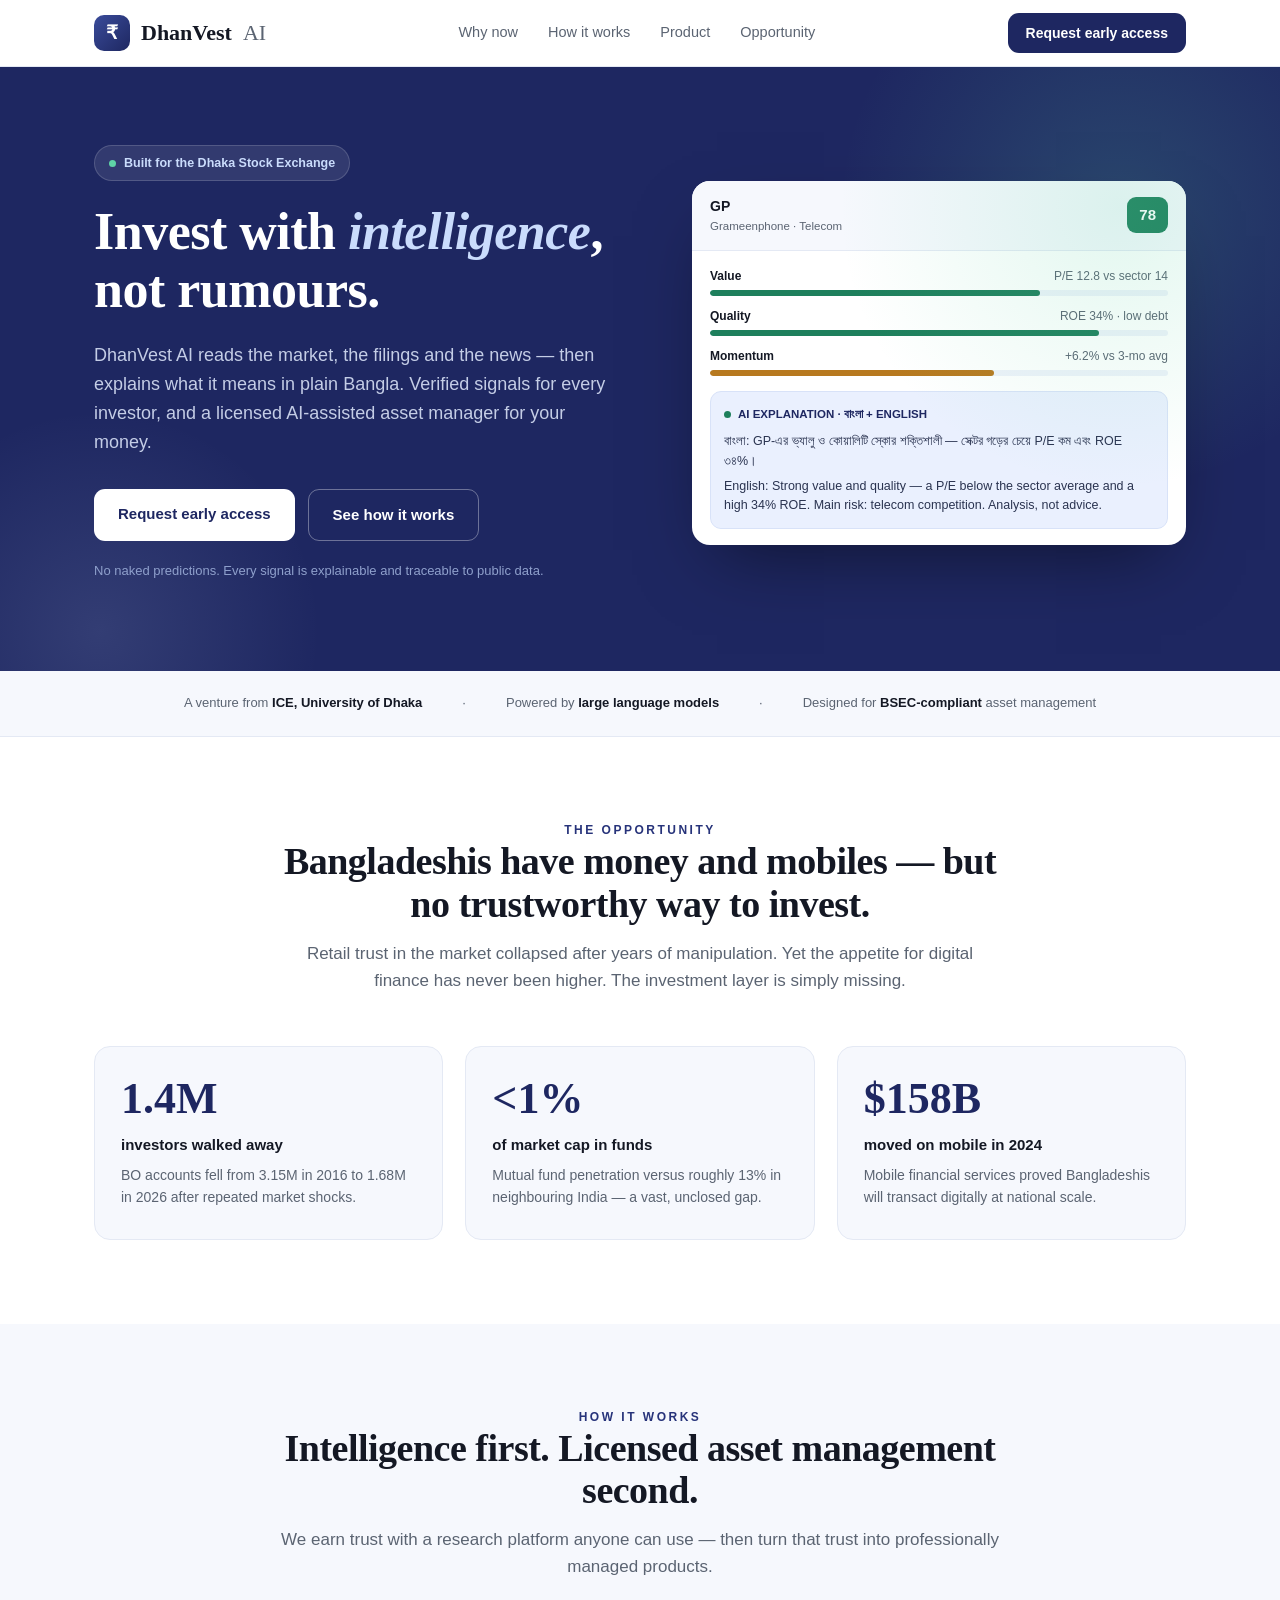
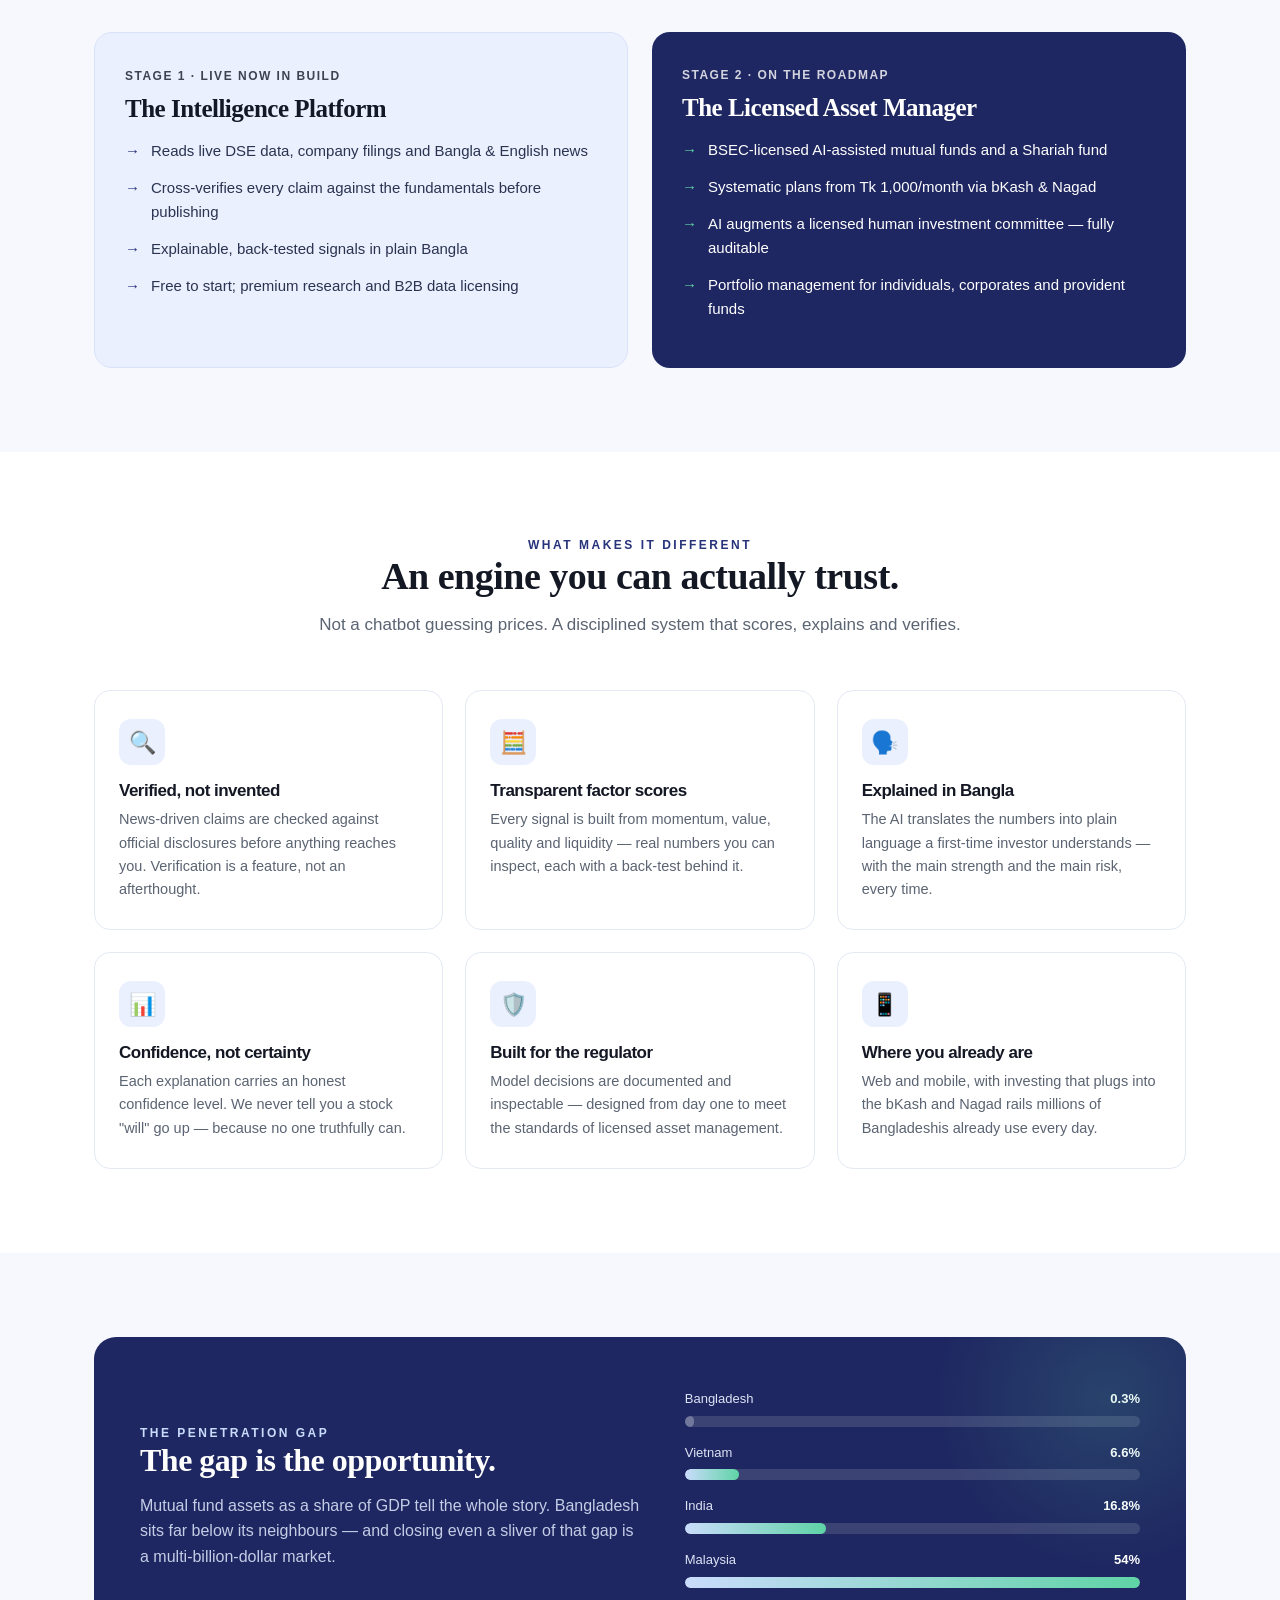
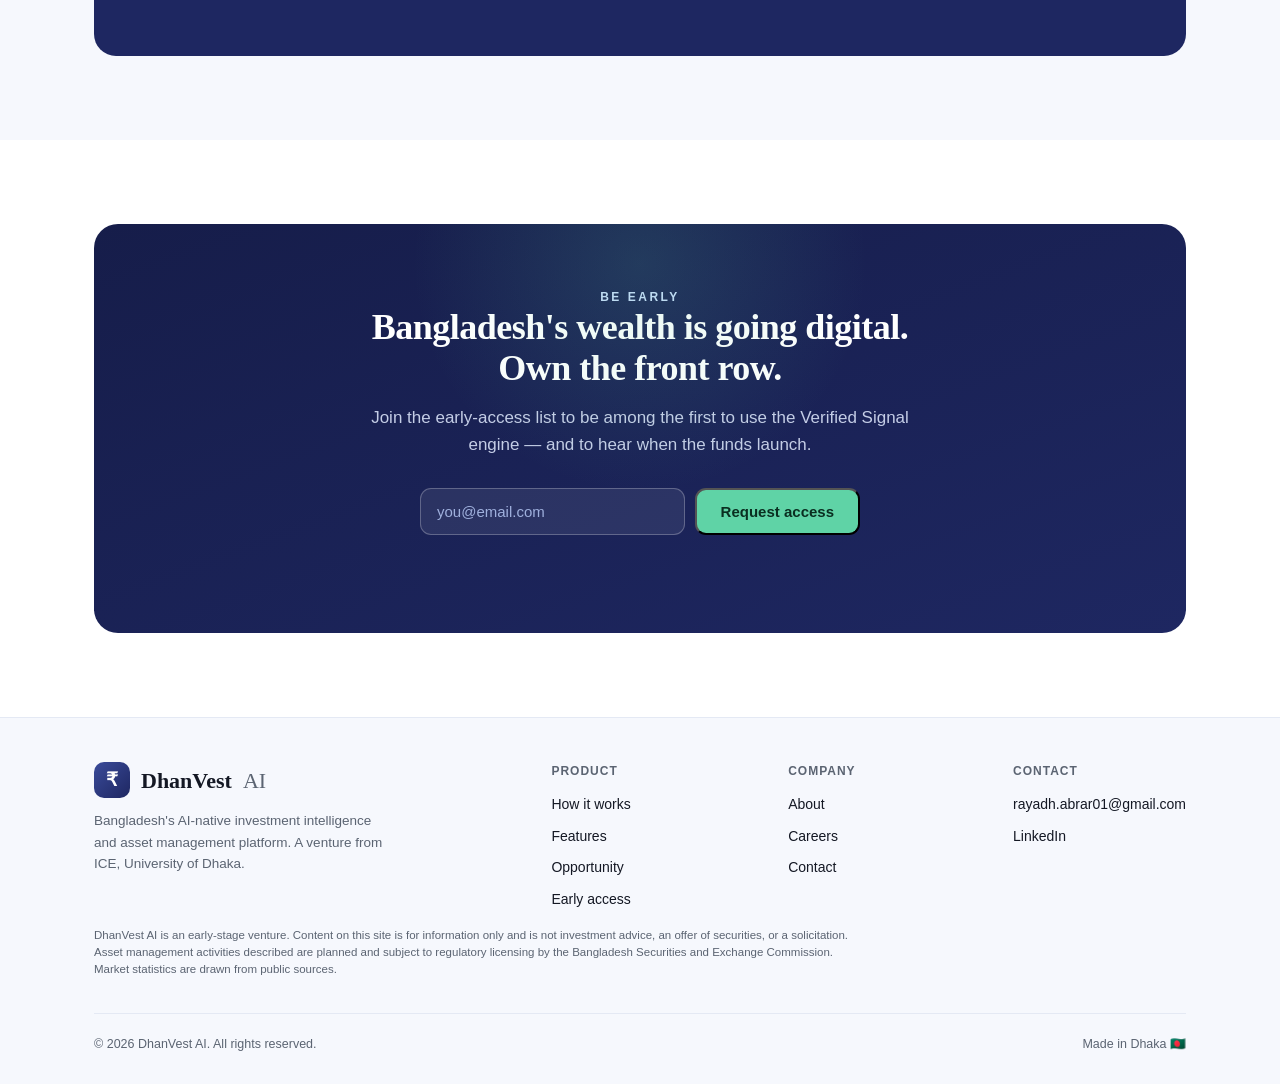
<file: index.html>
<!DOCTYPE html>
<html lang="en">
<head>
<meta charset="UTF-8">
<meta name="viewport" content="width=device-width, initial-scale=1.0">
<title>DhanVest AI — Bangladesh's AI-native investment intelligence</title>
<meta name="description" content="Verified, explainable AI research for the Dhaka Stock Exchange — and a licensed AI-assisted asset manager. Invest with intelligence, in plain Bangla.">
<style>
  :root{
    --navy:#1E2761; --navy2:#27337A; --navy3:#161D4A;
    --ice:#CADCFC; --ice-l:#EAF0FE; --mint:#5FD3A6;
    --ink:#141824; --muted:#5B6472; --line:#E4E9F4; --bg:#FFFFFF;
    --soft:#F6F8FD;
  }
  *{box-sizing:border-box;margin:0;padding:0}
  html{scroll-behavior:smooth}
  body{font-family:'Inter',-apple-system,BlinkMacSystemFont,'Segoe UI',Roboto,sans-serif;color:var(--ink);background:var(--bg);line-height:1.6;-webkit-font-smoothing:antialiased}
  h1,h2,h3{font-family:'Fraunces','Georgia',serif;letter-spacing:-.5px;line-height:1.12}
  .wrap{max-width:1140px;margin:0 auto;padding:0 24px}
  a{text-decoration:none;color:inherit}
  .btn{display:inline-block;font-weight:600;font-size:15px;padding:13px 24px;border-radius:11px;transition:transform .15s,opacity .15s;font-family:'Inter',sans-serif}
  .btn:hover{transform:translateY(-1px)}
  .btn-primary{background:var(--navy);color:#fff}
  .btn-ghost{background:transparent;color:#fff;border:1px solid rgba(255,255,255,.35)}
  .btn-dark{background:var(--navy);color:#fff}
  .btn-light{background:#fff;color:var(--navy);border:1px solid var(--line)}
  .eyebrow{font-family:'Inter',sans-serif;font-size:12px;font-weight:700;letter-spacing:2.5px;text-transform:uppercase;color:var(--navy2)}

  /* NAV */
  nav{position:sticky;top:0;z-index:50;background:rgba(255,255,255,.86);backdrop-filter:blur(12px);border-bottom:1px solid var(--line)}
  .nav-in{display:flex;align-items:center;justify-content:space-between;height:66px}
  .brand{display:flex;align-items:center;gap:11px;font-family:'Fraunces',serif;font-weight:600;font-size:22px}
  .mark{width:36px;height:36px;border-radius:10px;background:linear-gradient(135deg,#3A4B9A,var(--navy));color:#fff;display:grid;place-items:center;font-size:19px;font-family:'Inter',sans-serif;font-weight:700}
  .nav-links{display:flex;gap:30px;align-items:center;font-size:14.5px;font-weight:500;color:var(--muted)}
  .nav-links a:hover{color:var(--ink)}
  .nav-cta{font-size:14px;padding:9px 18px}
  @media(max-width:820px){.nav-links{display:none}}

  /* HERO */
  .hero{position:relative;background:var(--navy);color:#fff;overflow:hidden;padding:78px 0 90px}
  .hero:after{content:"";position:absolute;width:640px;height:640px;border-radius:50%;background:radial-gradient(circle,rgba(95,211,166,.18),transparent 62%);top:-180px;right:-160px}
  .hero:before{content:"";position:absolute;width:520px;height:520px;border-radius:50%;background:radial-gradient(circle,rgba(202,220,252,.12),transparent 60%);bottom:-220px;left:-160px}
  .hero-grid{position:relative;display:grid;grid-template-columns:1.05fr .95fr;gap:52px;align-items:center}
  @media(max-width:900px){.hero-grid{grid-template-columns:1fr;gap:36px}}
  .hero .tagpill{display:inline-flex;align-items:center;gap:8px;background:rgba(255,255,255,.09);border:1px solid rgba(255,255,255,.16);padding:7px 14px;border-radius:30px;font-size:12.5px;font-weight:600;color:var(--ice);margin-bottom:22px}
  .hero .tagpill .g{width:7px;height:7px;border-radius:50%;background:var(--mint)}
  .hero h1{font-size:52px;font-weight:600}
  .hero h1 em{font-style:italic;color:var(--ice)}
  .hero p.lede{font-size:18px;color:#C4CDE6;margin-top:22px;max-width:520px}
  .hero-cta{display:flex;gap:13px;margin-top:32px;flex-wrap:wrap}
  .hero-note{margin-top:20px;font-size:13px;color:#8FA0CC}

  /* hero visual: mock signal card */
  .mock{background:#fff;border-radius:18px;box-shadow:0 30px 70px -25px rgba(0,0,0,.5);overflow:hidden;color:var(--ink)}
  .mock-top{background:var(--soft);padding:14px 18px;border-bottom:1px solid var(--line);display:flex;justify-content:space-between;align-items:center}
  .mock-top .t{font-family:'Inter',sans-serif;font-weight:700;font-size:14px}
  .mock-top .t small{display:block;color:var(--muted);font-weight:500;font-size:11.5px}
  .mock-score{background:#1E7F5C;color:#fff;font-family:'Inter',sans-serif;font-weight:700;font-size:15px;padding:6px 12px;border-radius:9px}
  .mock-body{padding:16px 18px}
  .mock-f{margin-bottom:11px}
  .mock-f .l{display:flex;justify-content:space-between;font-size:12px;font-family:'Inter',sans-serif;margin-bottom:4px}
  .mock-f .l b{font-weight:600}
  .mock-f .l span{color:var(--muted)}
  .mbar{height:6px;background:#EEF2FA;border-radius:6px;overflow:hidden}
  .mbar span{display:block;height:100%;border-radius:6px}
  .mock-ai{margin-top:15px;background:var(--ice-l);border:1px solid #D8E2F8;border-radius:11px;padding:13px;font-family:'Inter',sans-serif}
  .mock-ai .h{display:flex;align-items:center;gap:7px;font-size:11.5px;font-weight:700;color:var(--navy);margin-bottom:7px}
  .mock-ai .h .d{width:7px;height:7px;border-radius:50%;background:#1E7F5C}
  .mock-ai p{font-size:12.5px;color:#2A3350;line-height:1.55}
  .mock-ai .bn{font-size:12.5px;color:#2A3350;display:block;margin-bottom:6px}

  /* LOGO / TRUST STRIP */
  .strip{background:var(--soft);border-bottom:1px solid var(--line);padding:22px 0}
  .strip-in{display:flex;align-items:center;justify-content:center;gap:40px;flex-wrap:wrap;font-size:13px;color:var(--muted);font-weight:500}
  .strip-in b{color:var(--ink)}

  /* SECTION SHELL */
  section.block{padding:84px 0}
  .center{text-align:center;max-width:720px;margin:0 auto 52px}
  .center h2{font-size:38px;font-weight:600}
  .center p{color:var(--muted);font-size:17px;margin-top:14px}

  /* PROBLEM stats */
  .stats3{display:grid;grid-template-columns:repeat(3,1fr);gap:22px}
  @media(max-width:820px){.stats3{grid-template-columns:1fr}}
  .stat{background:var(--soft);border:1px solid var(--line);border-radius:16px;padding:30px 26px}
  .stat .n{font-family:'Fraunces',serif;font-size:44px;font-weight:600;color:var(--navy);line-height:1}
  .stat .lab{margin-top:12px;font-weight:600;font-size:15px}
  .stat .d{margin-top:7px;color:var(--muted);font-size:14px}

  /* HOW / two-stage */
  .stages{display:grid;grid-template-columns:1fr 1fr;gap:24px}
  @media(max-width:820px){.stages{grid-template-columns:1fr}}
  .stage{border-radius:18px;padding:34px 30px}
  .stage.one{background:var(--ice-l);border:1px solid #D8E2F8}
  .stage.two{background:var(--navy);color:#fff}
  .stage .st{font-family:'Inter',sans-serif;font-size:12px;font-weight:700;letter-spacing:1.5px;text-transform:uppercase;opacity:.8}
  .stage h3{font-size:25px;font-weight:600;margin:8px 0 16px}
  .stage.two h3{color:#fff}
  .stage ul{list-style:none}
  .stage li{position:relative;padding-left:26px;margin-bottom:13px;font-size:15px}
  .stage li:before{content:"→";position:absolute;left:0;font-weight:700;color:var(--navy2)}
  .stage.two li:before{color:var(--mint)}
  .stage.one li{color:#2A3350}

  /* FEATURES grid */
  .feat{display:grid;grid-template-columns:repeat(3,1fr);gap:22px}
  @media(max-width:820px){.feat{grid-template-columns:1fr}}
  .fcard{border:1px solid var(--line);border-radius:16px;padding:28px 24px;transition:box-shadow .2s,transform .2s}
  .fcard:hover{box-shadow:0 18px 40px -22px rgba(30,39,97,.35);transform:translateY(-2px)}
  .ficon{width:46px;height:46px;border-radius:12px;background:var(--ice-l);display:grid;place-items:center;font-size:22px;margin-bottom:16px}
  .fcard h3{font-family:'Inter',sans-serif;font-size:17px;font-weight:700;margin-bottom:8px}
  .fcard p{color:var(--muted);font-size:14.5px}

  /* MARKET / opportunity band */
  .band{background:var(--navy);color:#fff;border-radius:22px;padding:52px 46px;position:relative;overflow:hidden}
  .band:after{content:"";position:absolute;width:400px;height:400px;border-radius:50%;background:radial-gradient(circle,rgba(95,211,166,.16),transparent 60%);top:-140px;right:-120px}
  .band-grid{position:relative;display:grid;grid-template-columns:1.1fr 1fr;gap:44px;align-items:center}
  @media(max-width:820px){.band-grid{grid-template-columns:1fr;gap:30px}}
  .band h2{font-size:32px;font-weight:600;color:#fff}
  .band p{color:#C4CDE6;margin-top:14px;font-size:16px}
  .bars .brow{margin-bottom:16px}
  .bars .brow .lab{display:flex;justify-content:space-between;font-size:13px;margin-bottom:6px;color:#DCE3F5}
  .bars .brow .lab b{font-weight:700;color:#fff}
  .bars .track{height:11px;background:rgba(255,255,255,.13);border-radius:8px;overflow:hidden}
  .bars .track span{display:block;height:100%;border-radius:8px;background:linear-gradient(90deg,var(--ice),var(--mint))}
  .bars .brow.us .track span{background:rgba(255,255,255,.28)}

  /* CTA final */
  .final{background:linear-gradient(160deg,var(--navy3),var(--navy));border-radius:24px;padding:64px 40px;text-align:center;color:#fff;position:relative;overflow:hidden}
  .final:after{content:"";position:absolute;width:520px;height:520px;border-radius:50%;background:radial-gradient(circle,rgba(95,211,166,.15),transparent 62%);top:-220px;left:50%;transform:translateX(-50%)}
  .final h2{position:relative;font-size:36px;font-weight:600}
  .final p{position:relative;color:#C4CDE6;margin:16px auto 30px;max-width:540px;font-size:17px}
  .final .hero-cta{justify-content:center}
  .waitform{position:relative;display:flex;gap:10px;max-width:440px;margin:0 auto;flex-wrap:wrap;justify-content:center}
  .waitform input{flex:1;min-width:220px;padding:13px 16px;border-radius:11px;border:1px solid rgba(255,255,255,.25);background:rgba(255,255,255,.08);color:#fff;font-size:15px;font-family:'Inter',sans-serif}
  .waitform input::placeholder{color:#9FB0DD}
  .waitmsg{position:relative;margin-top:14px;font-size:14px;color:var(--mint);min-height:20px}

  /* FOOTER */
  footer{background:var(--soft);border-top:1px solid var(--line);padding:44px 0 30px}
  .foot-grid{display:flex;justify-content:space-between;gap:30px;flex-wrap:wrap;align-items:flex-start}
  .foot-brand{max-width:300px}
  .foot-brand p{color:var(--muted);font-size:13.5px;margin-top:12px}
  .foot-col h4{font-family:'Inter',sans-serif;font-size:12px;letter-spacing:1px;text-transform:uppercase;color:var(--muted);margin-bottom:12px}
  .foot-col a{display:block;font-size:14px;color:var(--ink);margin-bottom:9px}
  .foot-col a:hover{color:var(--navy2)}
  .foot-bottom{margin-top:34px;padding-top:20px;border-top:1px solid var(--line);font-size:12.5px;color:var(--muted);display:flex;justify-content:space-between;flex-wrap:wrap;gap:12px}
  .disc{font-size:11.5px;color:var(--muted);max-width:760px;margin-top:8px;line-height:1.5}
</style>
</head>
<body>

<nav>
  <div class="wrap nav-in">
    <div class="brand"><span class="mark">₹</span> DhanVest<span style="color:var(--muted);font-weight:400"> AI</span></div>
    <div class="nav-links">
      <a href="#problem">Why now</a>
      <a href="#how">How it works</a>
      <a href="#product">Product</a>
      <a href="#market">Opportunity</a>
    </div>
    <a href="#waitlist" class="btn btn-dark nav-cta">Request early access</a>
  </div>
</nav>

<!-- HERO -->
<header class="hero">
  <div class="wrap hero-grid">
    <div>
      <div class="tagpill"><span class="g"></span> Built for the Dhaka Stock Exchange</div>
      <h1>Invest with <em>intelligence</em>, not rumours.</h1>
      <p class="lede">DhanVest AI reads the market, the filings and the news — then explains what it means in plain Bangla. Verified signals for every investor, and a licensed AI-assisted asset manager for your money.</p>
      <div class="hero-cta">
        <a href="#waitlist" class="btn btn-primary" style="background:#fff;color:var(--navy)">Request early access</a>
        <a href="#how" class="btn btn-ghost">See how it works</a>
      </div>
      <div class="hero-note">No naked predictions. Every signal is explainable and traceable to public data.</div>
    </div>
    <div>
      <!-- mock product card -->
      <div class="mock">
        <div class="mock-top">
          <div class="t">GP<small>Grameenphone · Telecom</small></div>
          <div class="mock-score">78</div>
        </div>
        <div class="mock-body">
          <div class="mock-f"><div class="l"><b>Value</b><span>P/E 12.8 vs sector 14</span></div><div class="mbar"><span style="width:72%;background:#1E7F5C"></span></div></div>
          <div class="mock-f"><div class="l"><b>Quality</b><span>ROE 34% · low debt</span></div><div class="mbar"><span style="width:85%;background:#1E7F5C"></span></div></div>
          <div class="mock-f"><div class="l"><b>Momentum</b><span>+6.2% vs 3-mo avg</span></div><div class="mbar"><span style="width:62%;background:#B7791F"></span></div></div>
          <div class="mock-ai">
            <div class="h"><span class="d"></span> AI EXPLANATION · বাংলা + ENGLISH</div>
            <span class="bn">বাংলা: GP-এর ভ্যালু ও কোয়ালিটি স্কোর শক্তিশালী — সেক্টর গড়ের চেয়ে P/E কম এবং ROE ৩৪%।</span>
            <p>English: Strong value and quality — a P/E below the sector average and a high 34% ROE. Main risk: telecom competition. Analysis, not advice.</p>
          </div>
        </div>
      </div>
    </div>
  </div>
</header>

<!-- TRUST STRIP -->
<div class="strip">
  <div class="wrap strip-in">
    <span>A venture from <b>ICE, University of Dhaka</b></span>
    <span>·</span>
    <span>Powered by <b>large language models</b></span>
    <span>·</span>
    <span>Designed for <b>BSEC-compliant</b> asset management</span>
  </div>
</div>

<!-- PROBLEM -->
<section class="block" id="problem">
  <div class="wrap">
    <div class="center">
      <div class="eyebrow">The opportunity</div>
      <h2>Bangladeshis have money and mobiles — but no trustworthy way to invest.</h2>
      <p>Retail trust in the market collapsed after years of manipulation. Yet the appetite for digital finance has never been higher. The investment layer is simply missing.</p>
    </div>
    <div class="stats3">
      <div class="stat">
        <div class="n">1.4M</div>
        <div class="lab">investors walked away</div>
        <div class="d">BO accounts fell from 3.15M in 2016 to 1.68M in 2026 after repeated market shocks.</div>
      </div>
      <div class="stat">
        <div class="n">&lt;1%</div>
        <div class="lab">of market cap in funds</div>
        <div class="d">Mutual fund penetration versus roughly 13% in neighbouring India — a vast, unclosed gap.</div>
      </div>
      <div class="stat">
        <div class="n">$158B</div>
        <div class="lab">moved on mobile in 2024</div>
        <div class="d">Mobile financial services proved Bangladeshis will transact digitally at national scale.</div>
      </div>
    </div>
  </div>
</section>

<!-- HOW / TWO STAGE -->
<section class="block" id="how" style="background:var(--soft)">
  <div class="wrap">
    <div class="center">
      <div class="eyebrow">How it works</div>
      <h2>Intelligence first. Licensed asset management second.</h2>
      <p>We earn trust with a research platform anyone can use — then turn that trust into professionally managed products.</p>
    </div>
    <div class="stages">
      <div class="stage one">
        <div class="st">Stage 1 · Live now in build</div>
        <h3>The Intelligence Platform</h3>
        <ul>
          <li>Reads live DSE data, company filings and Bangla &amp; English news</li>
          <li>Cross-verifies every claim against the fundamentals before publishing</li>
          <li>Explainable, back-tested signals in plain Bangla</li>
          <li>Free to start; premium research and B2B data licensing</li>
        </ul>
      </div>
      <div class="stage two">
        <div class="st">Stage 2 · On the roadmap</div>
        <h3>The Licensed Asset Manager</h3>
        <ul>
          <li>BSEC-licensed AI-assisted mutual funds and a Shariah fund</li>
          <li>Systematic plans from Tk 1,000/month via bKash &amp; Nagad</li>
          <li>AI augments a licensed human investment committee — fully auditable</li>
          <li>Portfolio management for individuals, corporates and provident funds</li>
        </ul>
      </div>
    </div>
  </div>
</section>

<!-- PRODUCT / FEATURES -->
<section class="block" id="product">
  <div class="wrap">
    <div class="center">
      <div class="eyebrow">What makes it different</div>
      <h2>An engine you can actually trust.</h2>
      <p>Not a chatbot guessing prices. A disciplined system that scores, explains and verifies.</p>
    </div>
    <div class="feat">
      <div class="fcard">
        <div class="ficon">🔍</div>
        <h3>Verified, not invented</h3>
        <p>News-driven claims are checked against official disclosures before anything reaches you. Verification is a feature, not an afterthought.</p>
      </div>
      <div class="fcard">
        <div class="ficon">🧮</div>
        <h3>Transparent factor scores</h3>
        <p>Every signal is built from momentum, value, quality and liquidity — real numbers you can inspect, each with a back-test behind it.</p>
      </div>
      <div class="fcard">
        <div class="ficon">🗣️</div>
        <h3>Explained in Bangla</h3>
        <p>The AI translates the numbers into plain language a first-time investor understands — with the main strength and the main risk, every time.</p>
      </div>
      <div class="fcard">
        <div class="ficon">📊</div>
        <h3>Confidence, not certainty</h3>
        <p>Each explanation carries an honest confidence level. We never tell you a stock "will" go up — because no one truthfully can.</p>
      </div>
      <div class="fcard">
        <div class="ficon">🛡️</div>
        <h3>Built for the regulator</h3>
        <p>Model decisions are documented and inspectable — designed from day one to meet the standards of licensed asset management.</p>
      </div>
      <div class="fcard">
        <div class="ficon">📱</div>
        <h3>Where you already are</h3>
        <p>Web and mobile, with investing that plugs into the bKash and Nagad rails millions of Bangladeshis already use every day.</p>
      </div>
    </div>
  </div>
</section>

<!-- MARKET BAND -->
<section class="block" id="market" style="background:var(--soft)">
  <div class="wrap">
    <div class="band">
      <div class="band-grid">
        <div>
          <div class="eyebrow" style="color:var(--ice)">The penetration gap</div>
          <h2>The gap is the opportunity.</h2>
          <p>Mutual fund assets as a share of GDP tell the whole story. Bangladesh sits far below its neighbours — and closing even a sliver of that gap is a multi-billion-dollar market.</p>
        </div>
        <div class="bars">
          <div class="brow us"><div class="lab"><span>Bangladesh</span><b>0.3%</b></div><div class="track"><span style="width:2%"></span></div></div>
          <div class="brow"><div class="lab"><span>Vietnam</span><b>6.6%</b></div><div class="track"><span style="width:12%"></span></div></div>
          <div class="brow"><div class="lab"><span>India</span><b>16.8%</b></div><div class="track"><span style="width:31%"></span></div></div>
          <div class="brow"><div class="lab"><span>Malaysia</span><b>54%</b></div><div class="track"><span style="width:100%"></span></div></div>
        </div>
      </div>
    </div>
  </div>
</section>

<!-- FINAL CTA / WAITLIST -->
<section class="block" id="waitlist">
  <div class="wrap">
    <div class="final">
      <div class="eyebrow" style="color:var(--ice);position:relative">Be early</div>
      <h2>Bangladesh's wealth is going digital.<br>Own the front row.</h2>
      <p>Join the early-access list to be among the first to use the Verified Signal engine — and to hear when the funds launch.</p>
      <div class="waitform">
        <input id="email" type="email" placeholder="you@email.com" aria-label="Email address">
        <button class="btn" style="background:var(--mint);color:#0A2E20" onclick="joinWaitlist()">Request access</button>
      </div>
      <div class="waitmsg" id="waitmsg"></div>
    </div>
  </div>
</section>

<footer>
  <div class="wrap">
    <div class="foot-grid">
      <div class="foot-brand">
        <div class="brand"><span class="mark">₹</span> DhanVest<span style="color:var(--muted);font-weight:400"> AI</span></div>
        <p>Bangladesh's AI-native investment intelligence and asset management platform. A venture from ICE, University of Dhaka.</p>
      </div>
      <div class="foot-col">
        <h4>Product</h4>
        <a href="#how">How it works</a>
        <a href="#product">Features</a>
        <a href="#market">Opportunity</a>
        <a href="#waitlist">Early access</a>
      </div>
      <div class="foot-col">
        <h4>Company</h4>
        <a href="#">About</a>
        <a href="#">Careers</a>
        <a href="mailto:rayadh.abrar01@gmail.com">Contact</a>
      </div>
      <div class="foot-col">
        <h4>Contact</h4>
        <a href="mailto:rayadh.abrar01@gmail.com">rayadh.abrar01@gmail.com</a>
        <a href="https://linkedin.com/in/rayadh-abrar" target="_blank" rel="noopener">LinkedIn</a>
      </div>
    </div>
    <div class="disc">
      DhanVest AI is an early-stage venture. Content on this site is for information only and is not investment advice, an offer of securities, or a solicitation. Asset management activities described are planned and subject to regulatory licensing by the Bangladesh Securities and Exchange Commission. Market statistics are drawn from public sources.
    </div>
    <div class="foot-bottom">
      <span>© 2026 DhanVest AI. All rights reserved.</span>
      <span>Made in Dhaka 🇧🇩</span>
    </div>
  </div>
</footer>

<script>
  function joinWaitlist(){
    var e=document.getElementById('email').value.trim();
    var msg=document.getElementById('waitmsg');
    var ok=/^[^@\s]+@[^@\s]+\.[^@\s]+$/.test(e);
    if(!ok){ msg.style.color='#FF9E9E'; msg.textContent='Please enter a valid email address.'; return; }
    msg.style.color='var(--mint)';
    msg.textContent="You're on the list — we'll be in touch. Thank you!";
    document.getElementById('email').value='';
    // NOTE: wire this to a real backend / Google Form / Airtable before launch.
  }
  // subtle scroll reveal
  const io=new IntersectionObserver((ents)=>{
    ents.forEach(en=>{ if(en.isIntersecting){ en.target.style.opacity=1; en.target.style.transform='none'; } });
  },{threshold:.12});
  document.querySelectorAll('.stat,.fcard,.stage').forEach(el=>{
    el.style.opacity=0; el.style.transform='translateY(16px)'; el.style.transition='opacity .5s ease,transform .5s ease';
    io.observe(el);
  });
</script>
</body>
</html>
</file>
